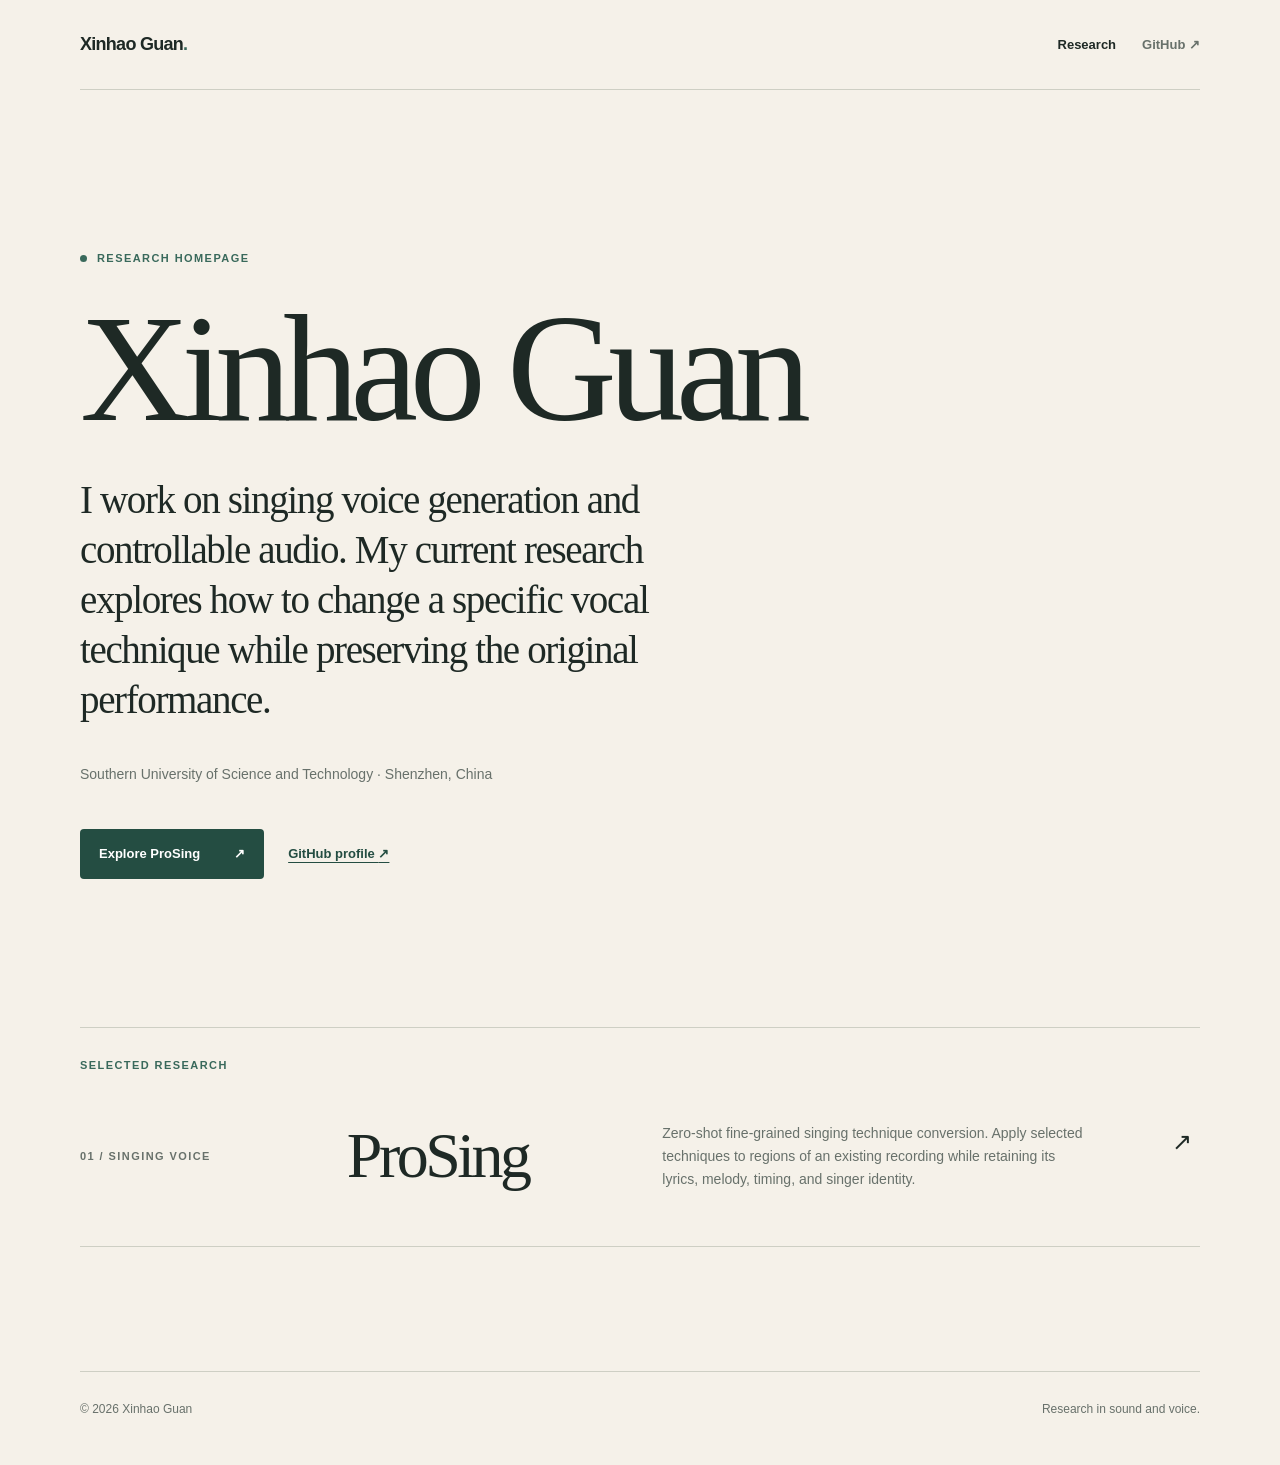
<file: index.html>
<!doctype html>
<html lang="en">
  <head>
    <meta charset="utf-8">
    <meta name="viewport" content="width=device-width, initial-scale=1">
    <meta name="description" content="Xinhao Guan's research website. Research in singing voice synthesis and audio generation.">
    <meta name="theme-color" content="#f5f1e9">
    <title>Xinhao Guan · Research</title>
    <link rel="canonical" href="https://howardguan24.github.io/">
    <link rel="stylesheet" href="/assets/site.css">
  </head>
  <body>
    <header class="site-header wrap">
      <a class="wordmark" href="/" aria-label="Xinhao Guan, home">Xinhao Guan<span class="wordmark-dot">.</span></a>
      <nav aria-label="Main navigation">
        <a href="/#research" aria-current="page">Research</a>
        <a href="https://github.com/HowardGuan24">GitHub <span aria-hidden="true">↗</span></a>
      </nav>
    </header>

    <main>
      <section class="home-hero wrap" aria-labelledby="home-title">
        <div class="eyebrow"><span class="status-dot"></span> Research homepage</div>
        <h1 id="home-title">Xinhao Guan</h1>
        <p class="home-lead">I work on singing voice generation and controllable audio. My current research explores how to change a specific vocal technique while preserving the original performance.</p>
        <p class="affiliation">Southern University of Science and Technology · Shenzhen, China</p>
        <div class="hero-actions">
          <a class="button button-primary" href="/prosing-demo/">Explore ProSing <span aria-hidden="true">↗</span></a>
          <a class="text-link" href="https://github.com/HowardGuan24">GitHub profile <span aria-hidden="true">↗</span></a>
        </div>
      </section>

      <section class="home-research wrap" id="research" aria-labelledby="research-title">
        <div class="section-label">Selected research</div>
        <a class="research-card" href="/prosing-demo/">
          <span class="research-index">01 / Singing voice</span>
          <span class="research-title" id="research-title">ProSing</span>
          <span class="research-description">Zero-shot fine-grained singing technique conversion. Apply selected techniques to regions of an existing recording while retaining its lyrics, melody, timing, and singer identity.</span>
          <span class="research-arrow" aria-hidden="true">↗</span>
        </a>
      </section>
    </main>

    <footer class="site-footer wrap">
      <span>© <span id="year">2026</span> Xinhao Guan</span>
      <span>Research in sound and voice.</span>
    </footer>
    <script>document.getElementById('year').textContent = new Date().getFullYear();</script>
  </body>
</html>
</file>
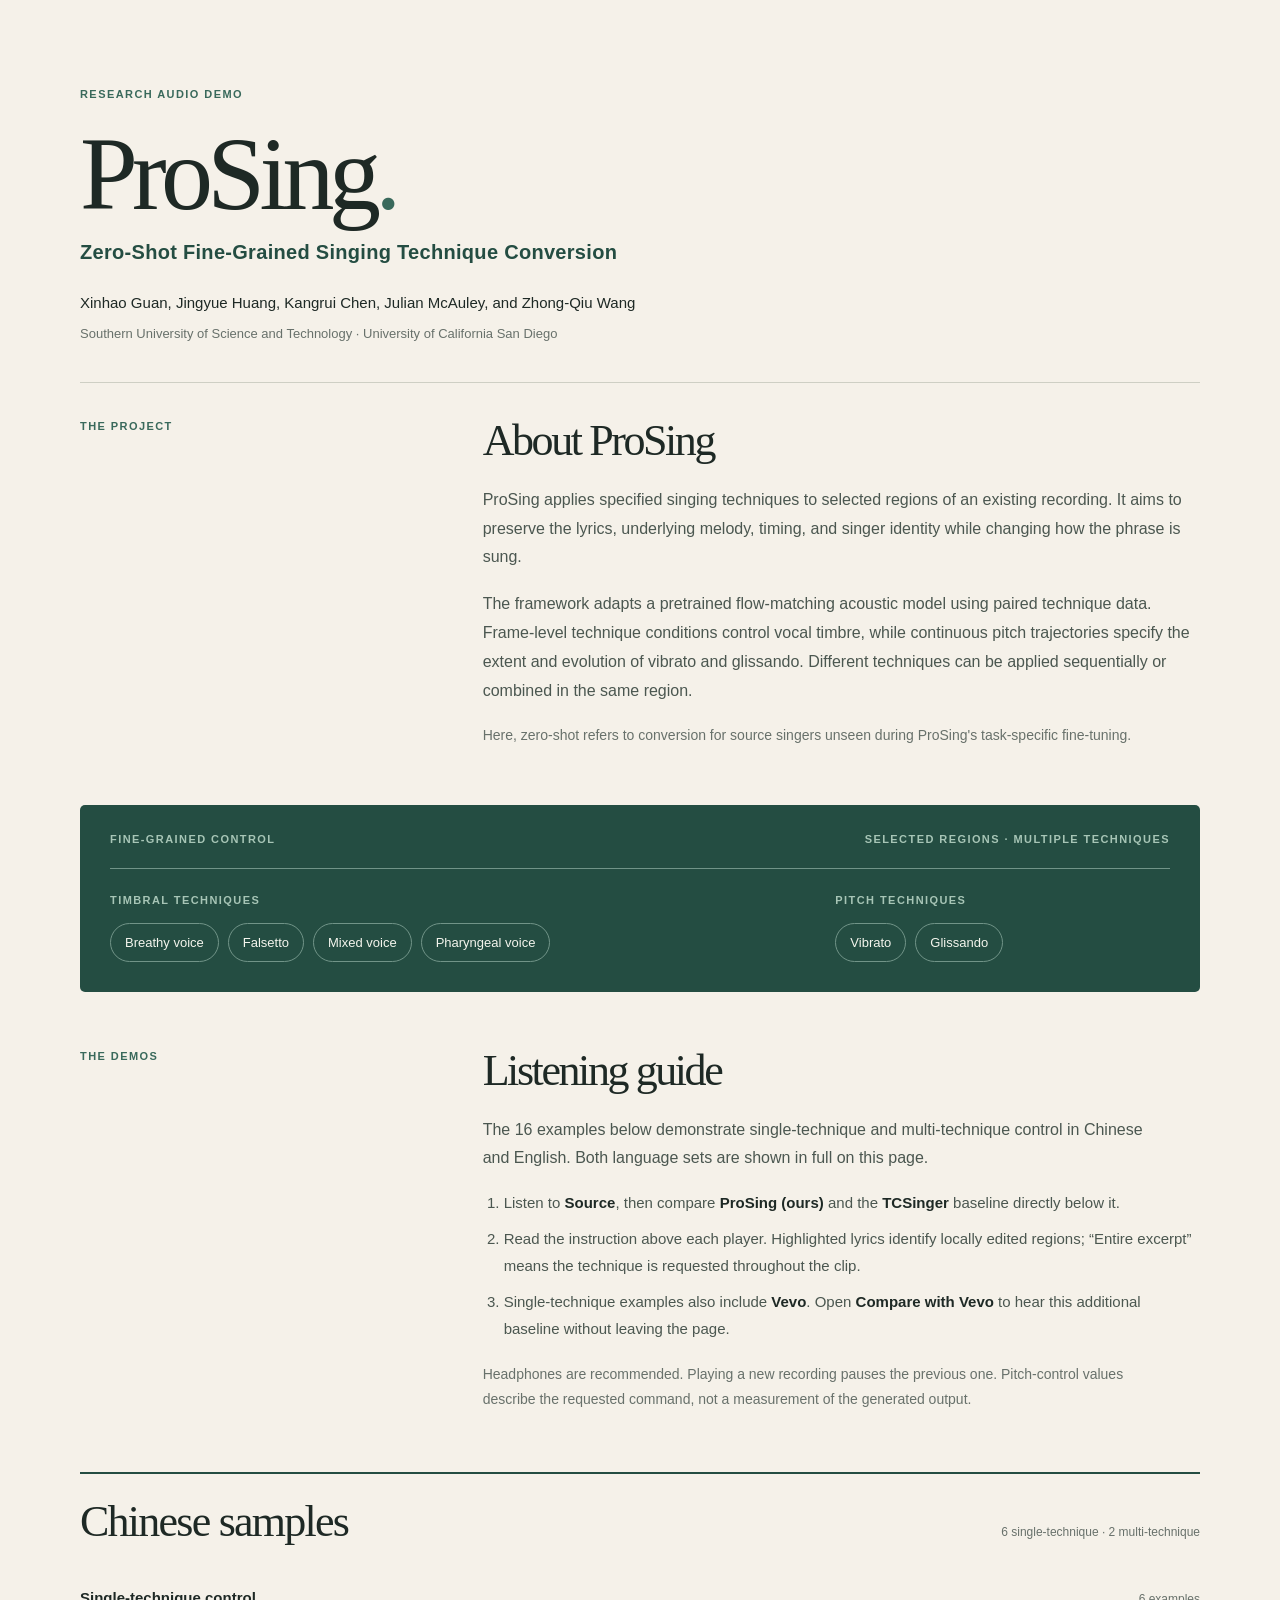
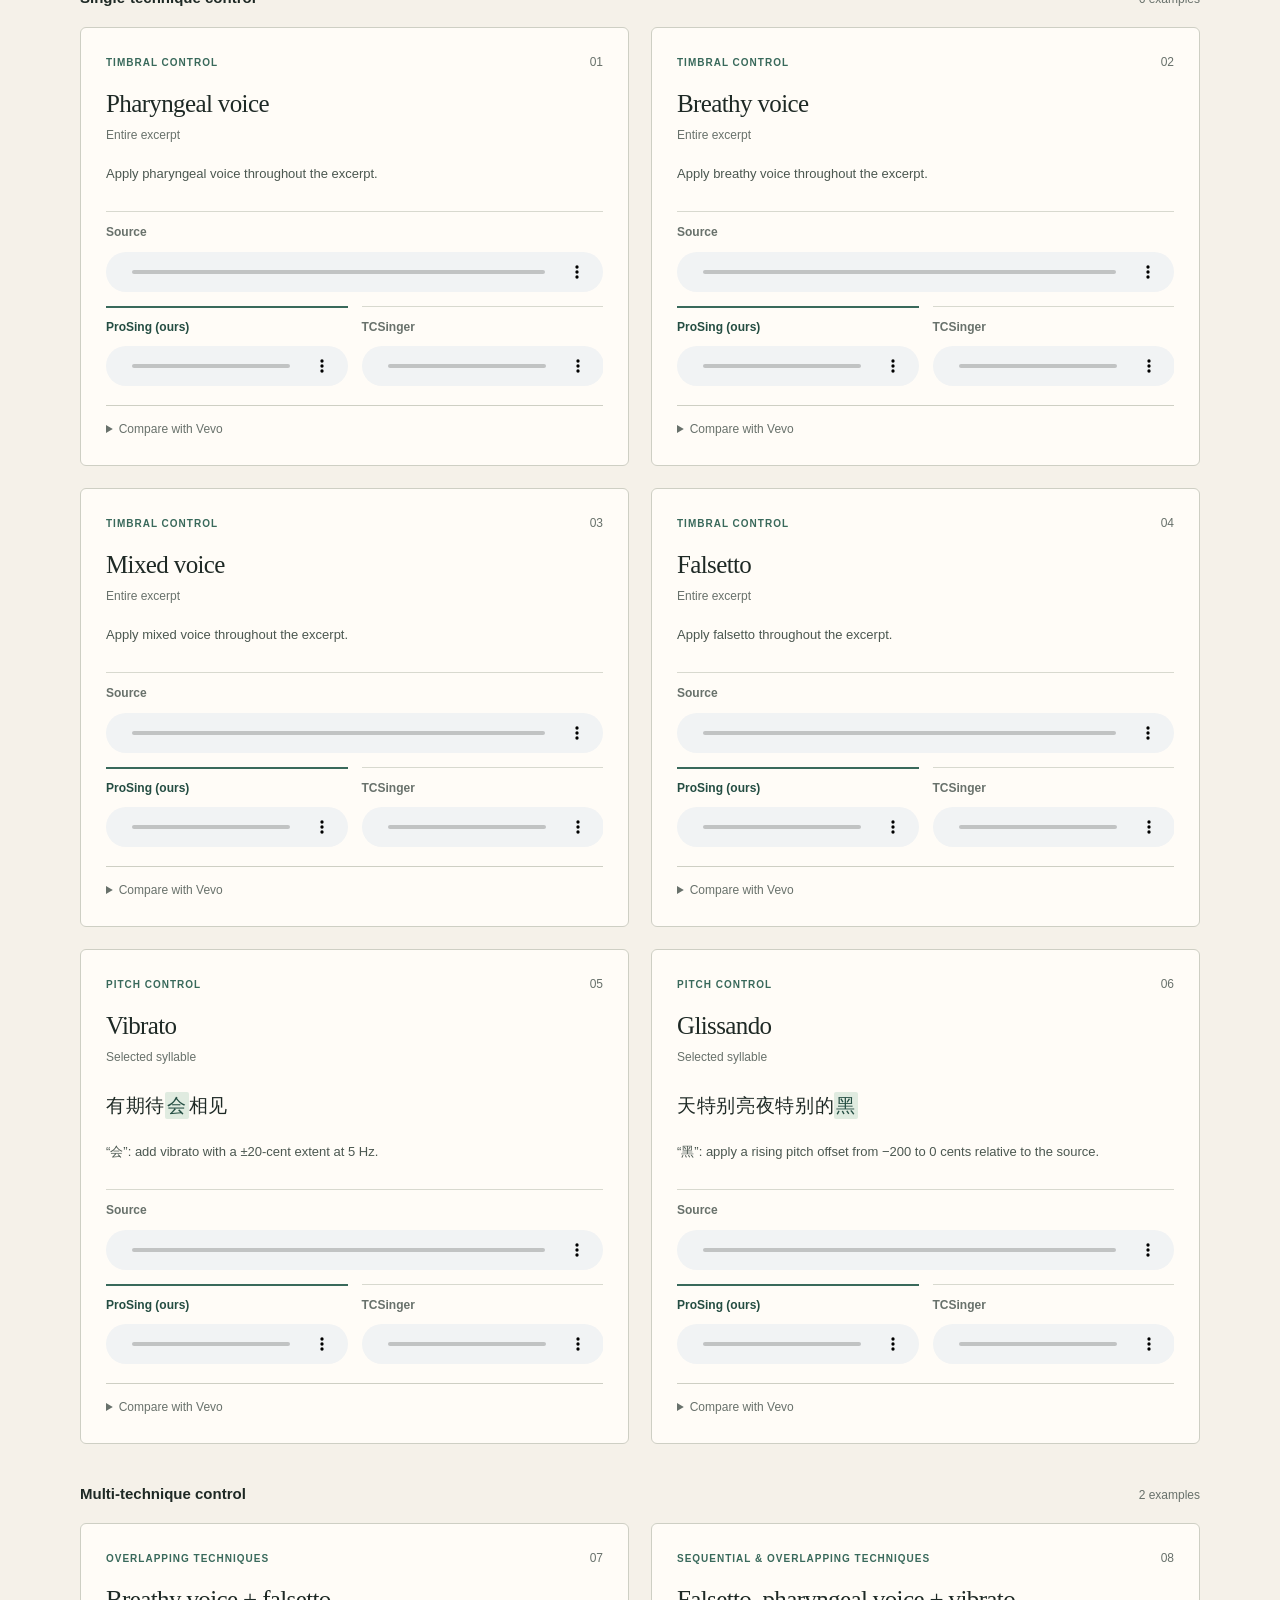
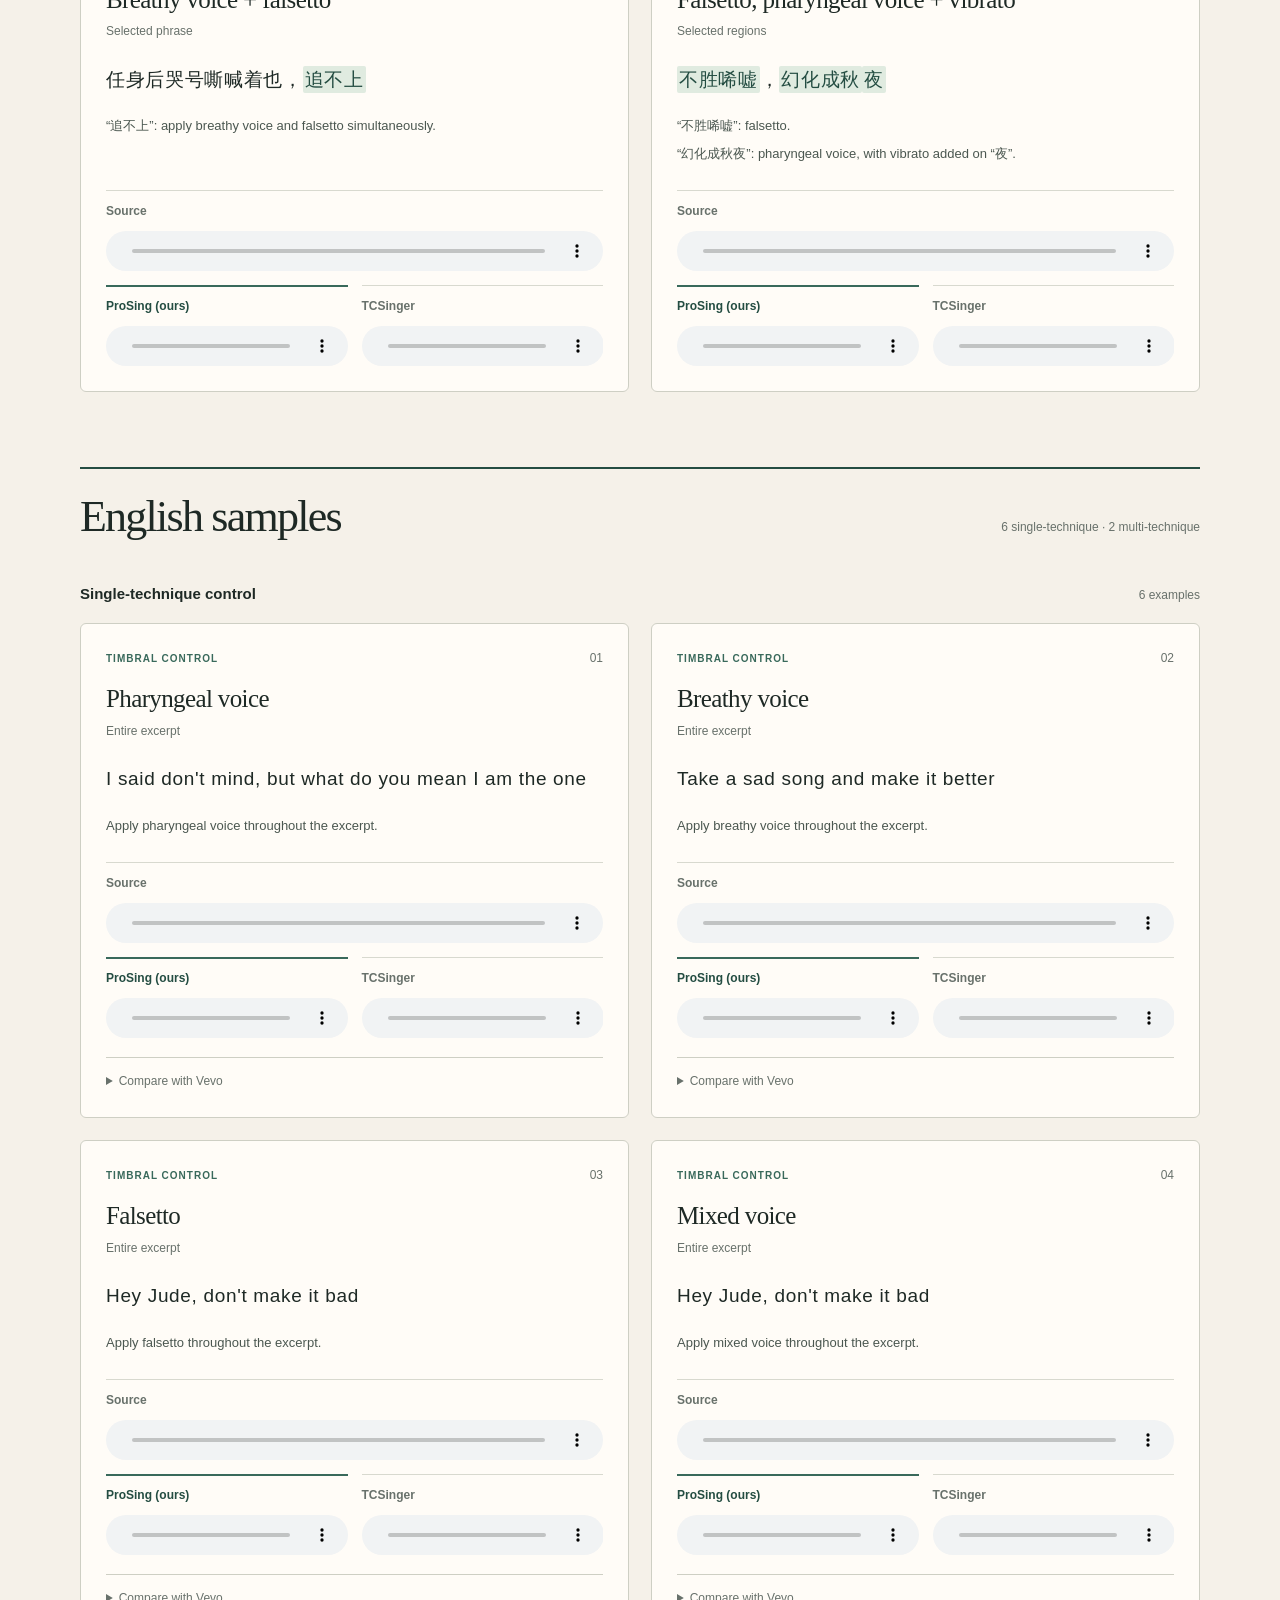
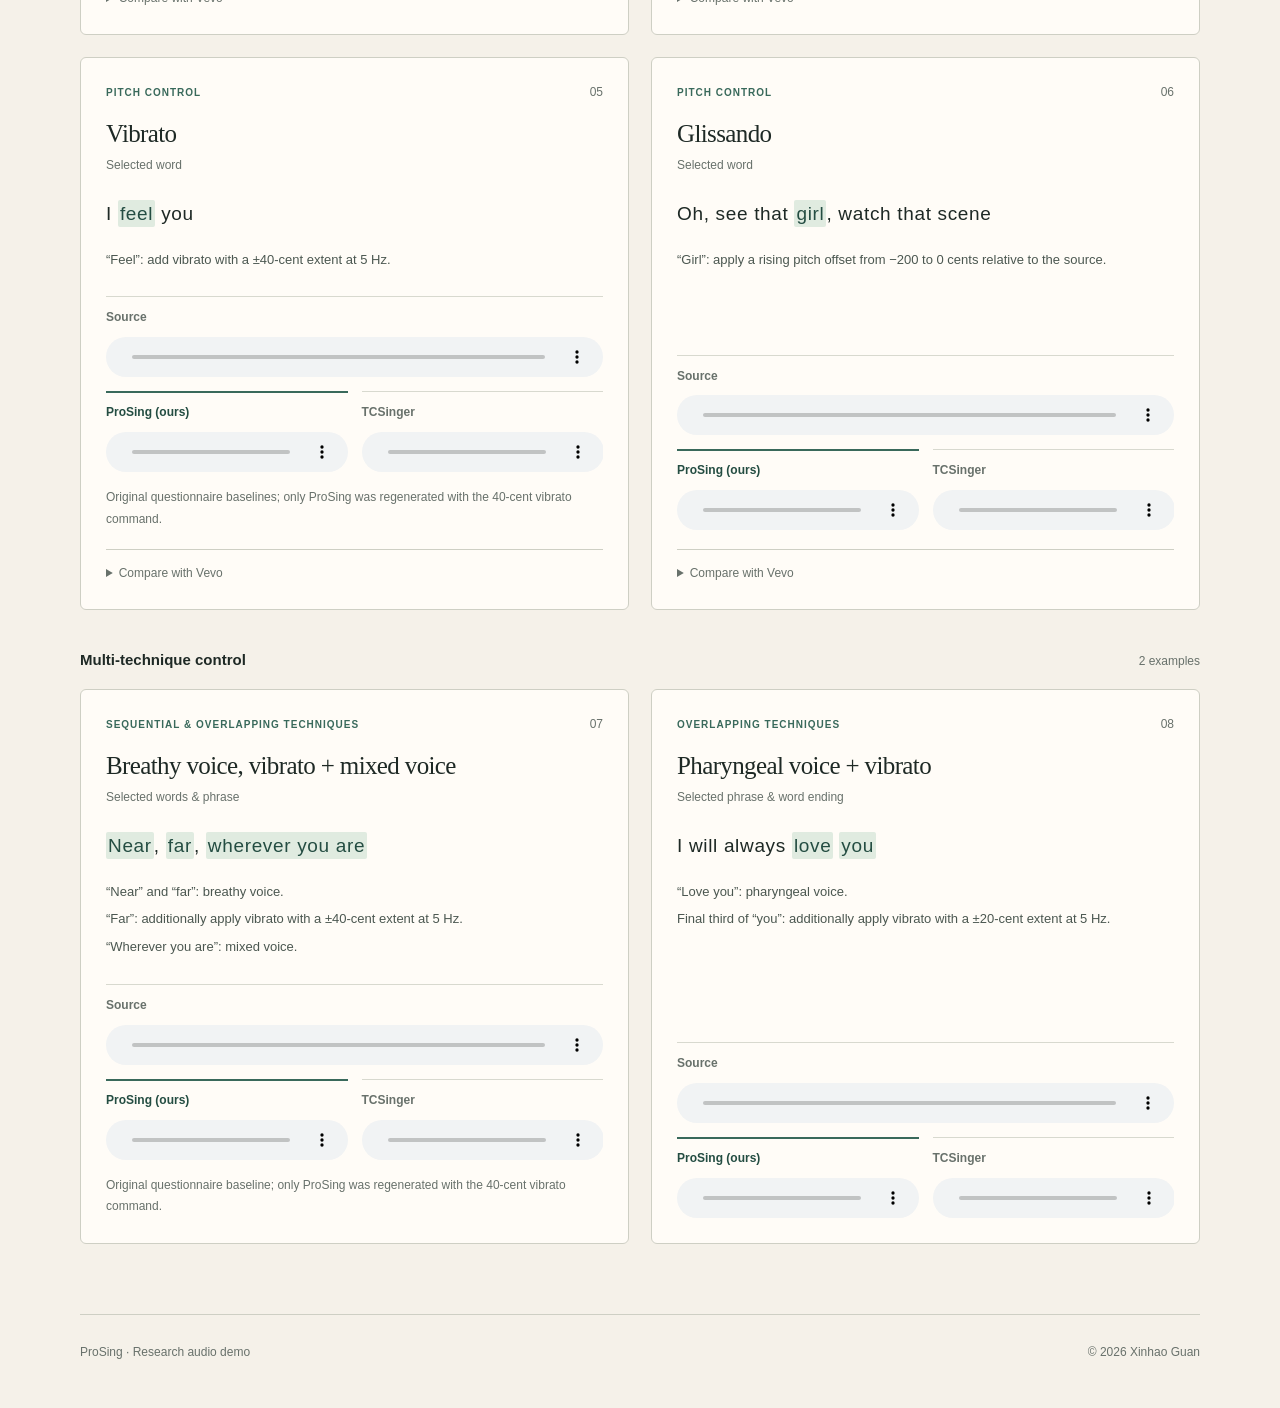
<file: prosing-demo/index.html>
<!doctype html>
<html lang="en">
  <head>
    <meta charset="utf-8">
    <meta name="viewport" content="width=device-width, initial-scale=1">
    <meta name="description" content="ProSing: zero-shot fine-grained singing technique conversion. Project overview and audio demos.">
    <meta name="theme-color" content="#f5f1e9">
    <meta property="og:type" content="website">
    <meta property="og:title" content="ProSing · Singing Technique Conversion">
    <meta property="og:description" content="Localized, multi-technique control for an existing singing performance.">
    <meta property="og:url" content="https://howardguan24.github.io/prosing-demo/">
    <title>ProSing · Singing Technique Conversion</title>
    <link rel="canonical" href="https://howardguan24.github.io/prosing-demo/">
    <link rel="stylesheet" href="../assets/site.css">
    <link rel="stylesheet" href="demos.css">
  </head>
  <body>
    <main>
      <header class="project-hero wrap" aria-labelledby="project-title">
        <div class="eyebrow">Research audio demo</div>
        <h1 id="project-title">ProSing<span class="wordmark-dot">.</span></h1>
        <p class="project-subtitle">Zero-Shot Fine-Grained Singing Technique Conversion</p>
        <p class="project-authors">Xinhao Guan, Jingyue Huang, Kangrui Chen, Julian McAuley, and Zhong-Qiu Wang</p>
        <p class="project-affiliation">Southern University of Science and Technology · University of California San Diego</p>
      </header>

      <section class="content-section project-summary wrap" id="overview" aria-labelledby="overview-title">
        <div class="section-label">The project</div>
        <div class="section-content">
          <h2 id="overview-title">About ProSing</h2>
          <p>ProSing applies specified singing techniques to selected regions of an existing recording. It aims to preserve the lyrics, underlying melody, timing, and singer identity while changing how the phrase is sung.</p>
          <p>The framework adapts a pretrained flow-matching acoustic model using paired technique data. Frame-level technique conditions control vocal timbre, while continuous pitch trajectories specify the extent and evolution of vibrato and glissando. Different techniques can be applied sequentially or combined in the same region.</p>
          <p class="listening-note">Here, zero-shot refers to conversion for source singers unseen during ProSing's task-specific fine-tuning.</p>
        </div>
      </section>

      <section class="technique-panel wrap" aria-label="Supported singing techniques">
        <div class="panel-heading">
          <span class="section-label">Fine-grained control</span>
          <span class="panel-note">Selected regions · Multiple techniques</span>
        </div>
        <div class="technique-grid">
          <div class="technique-group">
            <span class="group-title">Timbral techniques</span>
            <div class="pills"><span>Breathy voice</span><span>Falsetto</span><span>Mixed voice</span><span>Pharyngeal voice</span></div>
          </div>
          <div class="technique-group">
            <span class="group-title">Pitch techniques</span>
            <div class="pills"><span>Vibrato</span><span>Glissando</span></div>
          </div>
        </div>
      </section>

      <section class="content-section demos-section wrap" id="demos" aria-labelledby="demos-title">
        <!-- DEMOS:START -->
<div class="demos-intro">
  <div class="section-label">The demos</div>
  <div><h2 id="demos-title">Listening guide</h2>
    <p>The 16 examples below demonstrate single-technique and multi-technique control in Chinese and English. Both language sets are shown in full on this page.</p>
    <ol class="listening-steps">
      <li>Listen to <strong>Source</strong>, then compare <strong>ProSing (ours)</strong> and the <strong>TCSinger</strong> baseline directly below it.</li>
      <li>Read the instruction above each player. Highlighted lyrics identify locally edited regions; “Entire excerpt” means the technique is requested throughout the clip.</li>
      <li>Single-technique examples also include <strong>Vevo</strong>. Open <strong>Compare with Vevo</strong> to hear this additional baseline without leaving the page.</li>
    </ol>
    <p class="listening-note">Headphones are recommended. Playing a new recording pauses the previous one. Pitch-control values describe the requested command, not a measurement of the generated output.</p>
  </div>
</div>
<section class="language-demos" id="chinese-demos" aria-labelledby="chinese-title">
  <div class="language-heading"><h3 id="chinese-title">Chinese samples</h3><span class="language-count">6 single-technique · 2 multi-technique</span></div>
  <section class="technique-demos" aria-labelledby="chinese-single-title">
  <div class="demo-group-heading"><h4 id="chinese-single-title">Single-technique control</h4><span>6 examples</span></div>
  <div class="demo-grid"><article class="demo-card" id="pharyngeal_06">
  <div class="demo-card-top"><span class="sample-family">Timbral control</span><span class="sample-number">01</span></div>
  <h5>Pharyngeal voice</h5>
  <span class="sample-scope">Entire excerpt</span>

  <ul class="sample-instructions"><li>Apply pharyngeal voice throughout the excerpt.</li></ul>
  <div class="audio-pair main-comparison"><div class="audio-player"><span class="audio-label">Source</span><audio controls preload="none" aria-label="pharyngeal_06: Source"><source src="audio/zh/pharyngeal_06/source.wav" type="audio/wav">Your browser does not support audio playback.</audio></div><div class="audio-player audio-player-primary"><span class="audio-label">ProSing (ours)</span><audio controls preload="none" aria-label="pharyngeal_06: ProSing (ours)"><source src="audio/zh/pharyngeal_06/prosing.wav" type="audio/wav">Your browser does not support audio playback.</audio></div><div class="audio-player"><span class="audio-label">TCSinger</span><audio controls preload="none" aria-label="pharyngeal_06: TCSinger"><source src="audio/zh/pharyngeal_06/tcsinger.wav" type="audio/wav">Your browser does not support audio playback.</audio></div></div>

<details class="baseline-comparisons"><summary>Compare with Vevo</summary><div class="audio-pair"><div class="audio-player"><span class="audio-label">Vevo</span><audio controls preload="none" aria-label="pharyngeal_06: Vevo"><source src="audio/zh/pharyngeal_06/vevo.wav" type="audio/wav">Your browser does not support audio playback.</audio></div></div></details>
</article>
<article class="demo-card" id="breathy_03">
  <div class="demo-card-top"><span class="sample-family">Timbral control</span><span class="sample-number">02</span></div>
  <h5>Breathy voice</h5>
  <span class="sample-scope">Entire excerpt</span>

  <ul class="sample-instructions"><li>Apply breathy voice throughout the excerpt.</li></ul>
  <div class="audio-pair main-comparison"><div class="audio-player"><span class="audio-label">Source</span><audio controls preload="none" aria-label="breathy_03: Source"><source src="audio/zh/breathy_03/source.wav" type="audio/wav">Your browser does not support audio playback.</audio></div><div class="audio-player audio-player-primary"><span class="audio-label">ProSing (ours)</span><audio controls preload="none" aria-label="breathy_03: ProSing (ours)"><source src="audio/zh/breathy_03/prosing.wav" type="audio/wav">Your browser does not support audio playback.</audio></div><div class="audio-player"><span class="audio-label">TCSinger</span><audio controls preload="none" aria-label="breathy_03: TCSinger"><source src="audio/zh/breathy_03/tcsinger.wav" type="audio/wav">Your browser does not support audio playback.</audio></div></div>

<details class="baseline-comparisons"><summary>Compare with Vevo</summary><div class="audio-pair"><div class="audio-player"><span class="audio-label">Vevo</span><audio controls preload="none" aria-label="breathy_03: Vevo"><source src="audio/zh/breathy_03/vevo.wav" type="audio/wav">Your browser does not support audio playback.</audio></div></div></details>
</article>
<article class="demo-card" id="mix_05">
  <div class="demo-card-top"><span class="sample-family">Timbral control</span><span class="sample-number">03</span></div>
  <h5>Mixed voice</h5>
  <span class="sample-scope">Entire excerpt</span>

  <ul class="sample-instructions"><li>Apply mixed voice throughout the excerpt.</li></ul>
  <div class="audio-pair main-comparison"><div class="audio-player"><span class="audio-label">Source</span><audio controls preload="none" aria-label="mix_05: Source"><source src="audio/zh/mix_05/source.wav" type="audio/wav">Your browser does not support audio playback.</audio></div><div class="audio-player audio-player-primary"><span class="audio-label">ProSing (ours)</span><audio controls preload="none" aria-label="mix_05: ProSing (ours)"><source src="audio/zh/mix_05/prosing.wav" type="audio/wav">Your browser does not support audio playback.</audio></div><div class="audio-player"><span class="audio-label">TCSinger</span><audio controls preload="none" aria-label="mix_05: TCSinger"><source src="audio/zh/mix_05/tcsinger.wav" type="audio/wav">Your browser does not support audio playback.</audio></div></div>

<details class="baseline-comparisons"><summary>Compare with Vevo</summary><div class="audio-pair"><div class="audio-player"><span class="audio-label">Vevo</span><audio controls preload="none" aria-label="mix_05: Vevo"><source src="audio/zh/mix_05/vevo.wav" type="audio/wav">Your browser does not support audio playback.</audio></div></div></details>
</article>
<article class="demo-card" id="falsetto_01">
  <div class="demo-card-top"><span class="sample-family">Timbral control</span><span class="sample-number">04</span></div>
  <h5>Falsetto</h5>
  <span class="sample-scope">Entire excerpt</span>

  <ul class="sample-instructions"><li>Apply falsetto throughout the excerpt.</li></ul>
  <div class="audio-pair main-comparison"><div class="audio-player"><span class="audio-label">Source</span><audio controls preload="none" aria-label="falsetto_01: Source"><source src="audio/zh/falsetto_01/source.wav" type="audio/wav">Your browser does not support audio playback.</audio></div><div class="audio-player audio-player-primary"><span class="audio-label">ProSing (ours)</span><audio controls preload="none" aria-label="falsetto_01: ProSing (ours)"><source src="audio/zh/falsetto_01/prosing.wav" type="audio/wav">Your browser does not support audio playback.</audio></div><div class="audio-player"><span class="audio-label">TCSinger</span><audio controls preload="none" aria-label="falsetto_01: TCSinger"><source src="audio/zh/falsetto_01/tcsinger.wav" type="audio/wav">Your browser does not support audio playback.</audio></div></div>

<details class="baseline-comparisons"><summary>Compare with Vevo</summary><div class="audio-pair"><div class="audio-player"><span class="audio-label">Vevo</span><audio controls preload="none" aria-label="falsetto_01: Vevo"><source src="audio/zh/falsetto_01/vevo.wav" type="audio/wav">Your browser does not support audio playback.</audio></div></div></details>
</article>
<article class="demo-card" id="vibrato_04">
  <div class="demo-card-top"><span class="sample-family">Pitch control</span><span class="sample-number">05</span></div>
  <h5>Vibrato</h5>
  <span class="sample-scope">Selected syllable</span>
<p class="sample-lyrics" lang="zh">有期待<mark title="vibrato">会</mark>相见</p>
  <ul class="sample-instructions"><li>“会”: add vibrato with a ±20-cent extent at 5 Hz.</li></ul>
  <div class="audio-pair main-comparison"><div class="audio-player"><span class="audio-label">Source</span><audio controls preload="none" aria-label="vibrato_04: Source"><source src="audio/zh/vibrato_04/source.wav" type="audio/wav">Your browser does not support audio playback.</audio></div><div class="audio-player audio-player-primary"><span class="audio-label">ProSing (ours)</span><audio controls preload="none" aria-label="vibrato_04: ProSing (ours)"><source src="audio/zh/vibrato_04/prosing.wav" type="audio/wav">Your browser does not support audio playback.</audio></div><div class="audio-player"><span class="audio-label">TCSinger</span><audio controls preload="none" aria-label="vibrato_04: TCSinger"><source src="audio/zh/vibrato_04/tcsinger.wav" type="audio/wav">Your browser does not support audio playback.</audio></div></div>

<details class="baseline-comparisons"><summary>Compare with Vevo</summary><div class="audio-pair"><div class="audio-player"><span class="audio-label">Vevo</span><audio controls preload="none" aria-label="vibrato_04: Vevo"><source src="audio/zh/vibrato_04/vevo.wav" type="audio/wav">Your browser does not support audio playback.</audio></div></div></details>
</article>
<article class="demo-card" id="gliss_03_hei">
  <div class="demo-card-top"><span class="sample-family">Pitch control</span><span class="sample-number">06</span></div>
  <h5>Glissando</h5>
  <span class="sample-scope">Selected syllable</span>
<p class="sample-lyrics" lang="zh">天特别亮夜特别的<mark title="glissando">黑</mark></p>
  <ul class="sample-instructions"><li>“黑”: apply a rising pitch offset from −200 to 0 cents relative to the source.</li></ul>
  <div class="audio-pair main-comparison"><div class="audio-player"><span class="audio-label">Source</span><audio controls preload="none" aria-label="gliss_03_hei: Source"><source src="audio/zh/gliss_03_hei/source.wav" type="audio/wav">Your browser does not support audio playback.</audio></div><div class="audio-player audio-player-primary"><span class="audio-label">ProSing (ours)</span><audio controls preload="none" aria-label="gliss_03_hei: ProSing (ours)"><source src="audio/zh/gliss_03_hei/prosing.wav" type="audio/wav">Your browser does not support audio playback.</audio></div><div class="audio-player"><span class="audio-label">TCSinger</span><audio controls preload="none" aria-label="gliss_03_hei: TCSinger"><source src="audio/zh/gliss_03_hei/tcsinger.wav" type="audio/wav">Your browser does not support audio playback.</audio></div></div>

<details class="baseline-comparisons"><summary>Compare with Vevo</summary><div class="audio-pair"><div class="audio-player"><span class="audio-label">Vevo</span><audio controls preload="none" aria-label="gliss_03_hei: Vevo"><source src="audio/zh/gliss_03_hei/vevo.wav" type="audio/wav">Your browser does not support audio playback.</audio></div></div></details>
</article></div>
</section><section class="technique-demos" aria-labelledby="chinese-composite-title">
  <div class="demo-group-heading"><h4 id="chinese-composite-title">Multi-technique control</h4><span>2 examples</span></div>
  <div class="demo-grid"><article class="demo-card" id="combo_02_gumeng">
  <div class="demo-card-top"><span class="sample-family">Overlapping techniques</span><span class="sample-number">07</span></div>
  <h5>Breathy voice + falsetto</h5>
  <span class="sample-scope">Selected phrase</span>
<p class="sample-lyrics" lang="zh">任身后哭号嘶喊着也，<mark title="breathy voice + falsetto">追不上</mark></p>
  <ul class="sample-instructions"><li>“追不上”: apply breathy voice and falsetto simultaneously.</li></ul>
  <div class="audio-pair main-comparison"><div class="audio-player"><span class="audio-label">Source</span><audio controls preload="none" aria-label="combo_02_gumeng: Source"><source src="audio/zh/combo_02_gumeng/source.wav" type="audio/wav">Your browser does not support audio playback.</audio></div><div class="audio-player audio-player-primary"><span class="audio-label">ProSing (ours)</span><audio controls preload="none" aria-label="combo_02_gumeng: ProSing (ours)"><source src="audio/zh/combo_02_gumeng/prosing.wav" type="audio/wav">Your browser does not support audio playback.</audio></div><div class="audio-player"><span class="audio-label">TCSinger</span><audio controls preload="none" aria-label="combo_02_gumeng: TCSinger"><source src="audio/zh/combo_02_gumeng/tcsinger.wav" type="audio/wav">Your browser does not support audio playback.</audio></div></div>


</article>
<article class="demo-card" id="combo_08_luoyeguigen">
  <div class="demo-card-top"><span class="sample-family">Sequential &amp; overlapping techniques</span><span class="sample-number">08</span></div>
  <h5>Falsetto, pharyngeal voice + vibrato</h5>
  <span class="sample-scope">Selected regions</span>
<p class="sample-lyrics" lang="zh"><mark title="falsetto">不胜唏嘘</mark>，<mark title="pharyngeal voice">幻化成秋</mark><mark title="pharyngeal voice + vibrato">夜</mark></p>
  <ul class="sample-instructions"><li>“不胜唏嘘”: falsetto.</li><li>“幻化成秋夜”: pharyngeal voice, with vibrato added on “夜”.</li></ul>
  <div class="audio-pair main-comparison"><div class="audio-player"><span class="audio-label">Source</span><audio controls preload="none" aria-label="combo_08_luoyeguigen: Source"><source src="audio/zh/combo_08_luoyeguigen/source.wav" type="audio/wav">Your browser does not support audio playback.</audio></div><div class="audio-player audio-player-primary"><span class="audio-label">ProSing (ours)</span><audio controls preload="none" aria-label="combo_08_luoyeguigen: ProSing (ours)"><source src="audio/zh/combo_08_luoyeguigen/prosing.wav" type="audio/wav">Your browser does not support audio playback.</audio></div><div class="audio-player"><span class="audio-label">TCSinger</span><audio controls preload="none" aria-label="combo_08_luoyeguigen: TCSinger"><source src="audio/zh/combo_08_luoyeguigen/tcsinger.wav" type="audio/wav">Your browser does not support audio playback.</audio></div></div>


</article></div>
</section>
</section>
<section class="language-demos" id="english-demos" aria-labelledby="english-title">
  <div class="language-heading"><h3 id="english-title">English samples</h3><span class="language-count">6 single-technique · 2 multi-technique</span></div>
  <section class="technique-demos" aria-labelledby="english-single-title">
  <div class="demo-group-heading"><h4 id="english-single-title">Single-technique control</h4><span>6 examples</span></div>
  <div class="demo-grid"><article class="demo-card" id="en_pharyngeal_01">
  <div class="demo-card-top"><span class="sample-family">Timbral control</span><span class="sample-number">01</span></div>
  <h5>Pharyngeal voice</h5>
  <span class="sample-scope">Entire excerpt</span>
<p class="sample-lyrics" lang="en">I said don&#x27;t mind, but what do you mean I am the one</p>
  <ul class="sample-instructions"><li>Apply pharyngeal voice throughout the excerpt.</li></ul>
  <div class="audio-pair main-comparison"><div class="audio-player"><span class="audio-label">Source</span><audio controls preload="none" aria-label="en_pharyngeal_01: Source"><source src="audio/en/en_pharyngeal_01/source.wav" type="audio/wav">Your browser does not support audio playback.</audio></div><div class="audio-player audio-player-primary"><span class="audio-label">ProSing (ours)</span><audio controls preload="none" aria-label="en_pharyngeal_01: ProSing (ours)"><source src="audio/en/en_pharyngeal_01/prosing.wav" type="audio/wav">Your browser does not support audio playback.</audio></div><div class="audio-player"><span class="audio-label">TCSinger</span><audio controls preload="none" aria-label="en_pharyngeal_01: TCSinger"><source src="audio/en/en_pharyngeal_01/tcsinger.wav" type="audio/wav">Your browser does not support audio playback.</audio></div></div>

<details class="baseline-comparisons"><summary>Compare with Vevo</summary><div class="audio-pair"><div class="audio-player"><span class="audio-label">Vevo</span><audio controls preload="none" aria-label="en_pharyngeal_01: Vevo"><source src="audio/en/en_pharyngeal_01/vevo.wav" type="audio/wav">Your browser does not support audio playback.</audio></div></div></details>
</article>
<article class="demo-card" id="en_breathy_01">
  <div class="demo-card-top"><span class="sample-family">Timbral control</span><span class="sample-number">02</span></div>
  <h5>Breathy voice</h5>
  <span class="sample-scope">Entire excerpt</span>
<p class="sample-lyrics" lang="en">Take a sad song and make it better</p>
  <ul class="sample-instructions"><li>Apply breathy voice throughout the excerpt.</li></ul>
  <div class="audio-pair main-comparison"><div class="audio-player"><span class="audio-label">Source</span><audio controls preload="none" aria-label="en_breathy_01: Source"><source src="audio/en/en_breathy_01/source.wav" type="audio/wav">Your browser does not support audio playback.</audio></div><div class="audio-player audio-player-primary"><span class="audio-label">ProSing (ours)</span><audio controls preload="none" aria-label="en_breathy_01: ProSing (ours)"><source src="audio/en/en_breathy_01/prosing.wav" type="audio/wav">Your browser does not support audio playback.</audio></div><div class="audio-player"><span class="audio-label">TCSinger</span><audio controls preload="none" aria-label="en_breathy_01: TCSinger"><source src="audio/en/en_breathy_01/tcsinger.wav" type="audio/wav">Your browser does not support audio playback.</audio></div></div>

<details class="baseline-comparisons"><summary>Compare with Vevo</summary><div class="audio-pair"><div class="audio-player"><span class="audio-label">Vevo</span><audio controls preload="none" aria-label="en_breathy_01: Vevo"><source src="audio/en/en_breathy_01/vevo.wav" type="audio/wav">Your browser does not support audio playback.</audio></div></div></details>
</article>
<article class="demo-card" id="en_falsetto_03">
  <div class="demo-card-top"><span class="sample-family">Timbral control</span><span class="sample-number">03</span></div>
  <h5>Falsetto</h5>
  <span class="sample-scope">Entire excerpt</span>
<p class="sample-lyrics" lang="en">Hey Jude, don&#x27;t make it bad</p>
  <ul class="sample-instructions"><li>Apply falsetto throughout the excerpt.</li></ul>
  <div class="audio-pair main-comparison"><div class="audio-player"><span class="audio-label">Source</span><audio controls preload="none" aria-label="en_falsetto_03: Source"><source src="audio/en/en_falsetto_03/source.wav" type="audio/wav">Your browser does not support audio playback.</audio></div><div class="audio-player audio-player-primary"><span class="audio-label">ProSing (ours)</span><audio controls preload="none" aria-label="en_falsetto_03: ProSing (ours)"><source src="audio/en/en_falsetto_03/prosing.wav" type="audio/wav">Your browser does not support audio playback.</audio></div><div class="audio-player"><span class="audio-label">TCSinger</span><audio controls preload="none" aria-label="en_falsetto_03: TCSinger"><source src="audio/en/en_falsetto_03/tcsinger.wav" type="audio/wav">Your browser does not support audio playback.</audio></div></div>

<details class="baseline-comparisons"><summary>Compare with Vevo</summary><div class="audio-pair"><div class="audio-player"><span class="audio-label">Vevo</span><audio controls preload="none" aria-label="en_falsetto_03: Vevo"><source src="audio/en/en_falsetto_03/vevo.wav" type="audio/wav">Your browser does not support audio playback.</audio></div></div></details>
</article>
<article class="demo-card" id="en_mix_02">
  <div class="demo-card-top"><span class="sample-family">Timbral control</span><span class="sample-number">04</span></div>
  <h5>Mixed voice</h5>
  <span class="sample-scope">Entire excerpt</span>
<p class="sample-lyrics" lang="en">Hey Jude, don&#x27;t make it bad</p>
  <ul class="sample-instructions"><li>Apply mixed voice throughout the excerpt.</li></ul>
  <div class="audio-pair main-comparison"><div class="audio-player"><span class="audio-label">Source</span><audio controls preload="none" aria-label="en_mix_02: Source"><source src="audio/en/en_mix_02/source.wav" type="audio/wav">Your browser does not support audio playback.</audio></div><div class="audio-player audio-player-primary"><span class="audio-label">ProSing (ours)</span><audio controls preload="none" aria-label="en_mix_02: ProSing (ours)"><source src="audio/en/en_mix_02/prosing.wav" type="audio/wav">Your browser does not support audio playback.</audio></div><div class="audio-player"><span class="audio-label">TCSinger</span><audio controls preload="none" aria-label="en_mix_02: TCSinger"><source src="audio/en/en_mix_02/tcsinger.wav" type="audio/wav">Your browser does not support audio playback.</audio></div></div>

<details class="baseline-comparisons"><summary>Compare with Vevo</summary><div class="audio-pair"><div class="audio-player"><span class="audio-label">Vevo</span><audio controls preload="none" aria-label="en_mix_02: Vevo"><source src="audio/en/en_mix_02/vevo.wav" type="audio/wav">Your browser does not support audio playback.</audio></div></div></details>
</article>
<article class="demo-card" id="en_vibrato_02">
  <div class="demo-card-top"><span class="sample-family">Pitch control</span><span class="sample-number">05</span></div>
  <h5>Vibrato</h5>
  <span class="sample-scope">Selected word</span>
<p class="sample-lyrics" lang="en">I <mark title="vibrato">feel</mark> you</p>
  <ul class="sample-instructions"><li>“Feel”: add vibrato with a ±40-cent extent at 5 Hz.</li></ul>
  <div class="audio-pair main-comparison"><div class="audio-player"><span class="audio-label">Source</span><audio controls preload="none" aria-label="en_vibrato_02: Source"><source src="audio/en/en_vibrato_02/source.wav" type="audio/wav">Your browser does not support audio playback.</audio></div><div class="audio-player audio-player-primary"><span class="audio-label">ProSing (ours)</span><audio controls preload="none" aria-label="en_vibrato_02: ProSing (ours)"><source src="audio/en/en_vibrato_02/prosing.wav" type="audio/wav">Your browser does not support audio playback.</audio></div><div class="audio-player"><span class="audio-label">TCSinger</span><audio controls preload="none" aria-label="en_vibrato_02: TCSinger"><source src="audio/en/en_vibrato_02/tcsinger.wav" type="audio/wav">Your browser does not support audio playback.</audio></div></div>
<p class="listening-note">Original questionnaire baselines; only ProSing was regenerated with the 40-cent vibrato command.</p>
<details class="baseline-comparisons"><summary>Compare with Vevo</summary><div class="audio-pair"><div class="audio-player"><span class="audio-label">Vevo</span><audio controls preload="none" aria-label="en_vibrato_02: Vevo"><source src="audio/en/en_vibrato_02/vevo.wav" type="audio/wav">Your browser does not support audio playback.</audio></div></div></details>
</article>
<article class="demo-card" id="en_glissando_02">
  <div class="demo-card-top"><span class="sample-family">Pitch control</span><span class="sample-number">06</span></div>
  <h5>Glissando</h5>
  <span class="sample-scope">Selected word</span>
<p class="sample-lyrics" lang="en">Oh, see that <mark title="glissando">girl</mark>, watch that scene</p>
  <ul class="sample-instructions"><li>“Girl”: apply a rising pitch offset from −200 to 0 cents relative to the source.</li></ul>
  <div class="audio-pair main-comparison"><div class="audio-player"><span class="audio-label">Source</span><audio controls preload="none" aria-label="en_glissando_02: Source"><source src="audio/en/en_glissando_02/source.wav" type="audio/wav">Your browser does not support audio playback.</audio></div><div class="audio-player audio-player-primary"><span class="audio-label">ProSing (ours)</span><audio controls preload="none" aria-label="en_glissando_02: ProSing (ours)"><source src="audio/en/en_glissando_02/prosing.wav" type="audio/wav">Your browser does not support audio playback.</audio></div><div class="audio-player"><span class="audio-label">TCSinger</span><audio controls preload="none" aria-label="en_glissando_02: TCSinger"><source src="audio/en/en_glissando_02/tcsinger.wav" type="audio/wav">Your browser does not support audio playback.</audio></div></div>

<details class="baseline-comparisons"><summary>Compare with Vevo</summary><div class="audio-pair"><div class="audio-player"><span class="audio-label">Vevo</span><audio controls preload="none" aria-label="en_glissando_02: Vevo"><source src="audio/en/en_glissando_02/vevo.wav" type="audio/wav">Your browser does not support audio playback.</audio></div></div></details>
</article></div>
</section><section class="technique-demos" aria-labelledby="english-composite-title">
  <div class="demo-group-heading"><h4 id="english-composite-title">Multi-technique control</h4><span>2 examples</span></div>
  <div class="demo-grid"><article class="demo-card" id="en_combo_01">
  <div class="demo-card-top"><span class="sample-family">Sequential &amp; overlapping techniques</span><span class="sample-number">07</span></div>
  <h5>Breathy voice, vibrato + mixed voice</h5>
  <span class="sample-scope">Selected words &amp; phrase</span>
<p class="sample-lyrics" lang="en"><mark title="breathy voice">Near</mark>, <mark title="breathy voice + vibrato">far</mark>, <mark title="mixed voice">wherever you are</mark></p>
  <ul class="sample-instructions"><li>“Near” and “far”: breathy voice.</li><li>“Far”: additionally apply vibrato with a ±40-cent extent at 5 Hz.</li><li>“Wherever you are”: mixed voice.</li></ul>
  <div class="audio-pair main-comparison"><div class="audio-player"><span class="audio-label">Source</span><audio controls preload="none" aria-label="en_combo_01: Source"><source src="audio/en/en_combo_01/source.wav" type="audio/wav">Your browser does not support audio playback.</audio></div><div class="audio-player audio-player-primary"><span class="audio-label">ProSing (ours)</span><audio controls preload="none" aria-label="en_combo_01: ProSing (ours)"><source src="audio/en/en_combo_01/prosing.wav" type="audio/wav">Your browser does not support audio playback.</audio></div><div class="audio-player"><span class="audio-label">TCSinger</span><audio controls preload="none" aria-label="en_combo_01: TCSinger"><source src="audio/en/en_combo_01/tcsinger.wav" type="audio/wav">Your browser does not support audio playback.</audio></div></div>
<p class="listening-note">Original questionnaire baseline; only ProSing was regenerated with the 40-cent vibrato command.</p>

</article>
<article class="demo-card" id="en_combo_04">
  <div class="demo-card-top"><span class="sample-family">Overlapping techniques</span><span class="sample-number">08</span></div>
  <h5>Pharyngeal voice + vibrato</h5>
  <span class="sample-scope">Selected phrase &amp; word ending</span>
<p class="sample-lyrics" lang="en">I will always <mark title="pharyngeal voice">love</mark> <mark title="pharyngeal voice; vibrato on the final third">you</mark></p>
  <ul class="sample-instructions"><li>“Love you”: pharyngeal voice.</li><li>Final third of “you”: additionally apply vibrato with a ±20-cent extent at 5 Hz.</li></ul>
  <div class="audio-pair main-comparison"><div class="audio-player"><span class="audio-label">Source</span><audio controls preload="none" aria-label="en_combo_04: Source"><source src="audio/en/en_combo_04/source.wav" type="audio/wav">Your browser does not support audio playback.</audio></div><div class="audio-player audio-player-primary"><span class="audio-label">ProSing (ours)</span><audio controls preload="none" aria-label="en_combo_04: ProSing (ours)"><source src="audio/en/en_combo_04/prosing.wav" type="audio/wav">Your browser does not support audio playback.</audio></div><div class="audio-player"><span class="audio-label">TCSinger</span><audio controls preload="none" aria-label="en_combo_04: TCSinger"><source src="audio/en/en_combo_04/tcsinger.wav" type="audio/wav">Your browser does not support audio playback.</audio></div></div>


</article></div>
</section>
</section>
      <!-- DEMOS:END -->
      </section>
    </main>

    <footer class="site-footer wrap">
      <span>ProSing · Research audio demo</span>
      <span>© <span id="year">2026</span> Xinhao Guan</span>
    </footer>
    <script>document.getElementById('year').textContent = new Date().getFullYear();</script>
    <script src="demos.js"></script>
    <!-- Cloudflare Web Analytics -->
    <script type="module" src="https://static.cloudflareinsights.com/beacon.min.js" data-cf-beacon='{"token":"b8576eddd77d4fb593236687926ec398"}'></script>
    <!-- End Cloudflare Web Analytics -->
  </body>
</html>
</file>
<file: assets/site.css>
:root {
  color-scheme: light;
  --paper: #f5f1e9;
  --paper-deep: #e9e3d6;
  --ink: #1e2925;
  --muted: #68716b;
  --line: #cecfc4;
  --accent: #39695b;
  --accent-deep: #244d42;
}

* { box-sizing: border-box; }
html { scroll-behavior: smooth; }
body { margin: 0; background: var(--paper); color: var(--ink); font: 16px/1.65 -apple-system, BlinkMacSystemFont, "Segoe UI", sans-serif; }
a { color: inherit; }
button, a { -webkit-tap-highlight-color: transparent; }
a:focus-visible { outline: 3px solid var(--accent); outline-offset: 5px; }
.wrap { width: min(1120px, calc(100% - 64px)); margin-inline: auto; }
.site-header { display: flex; align-items: center; justify-content: space-between; min-height: 90px; border-bottom: 1px solid var(--line); gap: 24px; }
.wordmark { font-size: 18px; font-weight: 700; letter-spacing: -.04em; text-decoration: none; white-space: nowrap; }
.wordmark-dot { color: var(--accent); }
.site-header nav { display: flex; flex-wrap: wrap; gap: 26px; }
.site-header nav a { color: var(--muted); font-size: 13px; font-weight: 600; text-decoration: none; }
.site-header nav a:hover, .site-header nav a[aria-current] { color: var(--ink); }
.eyebrow, .section-label, .research-index, .group-title, .panel-note { font-size: 11px; font-weight: 700; letter-spacing: .13em; text-transform: uppercase; }
.eyebrow { display: inline-flex; align-items: center; gap: 10px; color: var(--accent); }
.status-dot { width: 7px; height: 7px; border-radius: 50%; background: var(--accent); }
.home-hero, .project-hero { padding-top: clamp(80px, 12vw, 158px); padding-bottom: clamp(90px, 12vw, 148px); }
h1, h2, h3, p { margin-top: 0; }
h1, h2, .research-title { font-family: Georgia, "Times New Roman", serif; font-weight: 400; letter-spacing: -.055em; }
h1 { font-size: clamp(72px, 12vw, 152px); line-height: .96; margin: 27px 0 32px; }
.home-lead, .project-lead { max-width: 690px; font-family: Georgia, "Times New Roman", serif; font-size: clamp(25px, 3.3vw, 39px); line-height: 1.28; letter-spacing: -.035em; }
.affiliation { color: var(--muted); font-size: 14px; margin-top: 25px; }
.hero-actions { display: flex; flex-wrap: wrap; gap: 24px; align-items: center; margin-top: 42px; }
.button { display: inline-flex; align-items: center; justify-content: space-between; gap: 34px; min-height: 50px; padding: 10px 19px; border-radius: 4px; font-size: 13px; font-weight: 700; text-decoration: none; }
.button-primary { color: #fff; background: var(--accent-deep); }
.button-primary:hover { background: #163b31; }
.text-link { color: var(--accent-deep); font-size: 13px; font-weight: 700; text-decoration-thickness: 1px; text-underline-offset: 4px; }
.home-research { border-top: 1px solid var(--line); padding-top: 28px; padding-bottom: 124px; }
.section-label { color: var(--accent); }
.research-card { display: grid; grid-template-columns: minmax(130px, 1fr) minmax(170px, 1.2fr) minmax(250px, 2fr) 28px; gap: 24px; align-items: center; border-bottom: 1px solid var(--line); padding: 48px 0 55px; text-decoration: none; }
.research-card:hover .research-title, .research-card:hover .research-arrow { color: var(--accent); }
.research-index { color: var(--muted); }
.research-title { font-size: clamp(38px, 5vw, 66px); line-height: 1; }
.research-description { color: var(--muted); font-size: 14px; max-width: 430px; }
.research-arrow { align-self: start; font-size: 24px; }
.project-hero { padding-bottom: 102px; }
.project-hero h1 { margin-bottom: 12px; }
.project-subtitle { color: var(--accent-deep); font-size: clamp(14px, 2vw, 20px); font-weight: 650; letter-spacing: .015em; }
.project-lead { margin-top: 70px; margin-bottom: 0; }
.project-lead em { color: var(--accent); font-style: italic; }
.technique-panel { background: var(--accent-deep); color: #f4f5ed; padding: 34px 40px 42px; border-radius: 5px; }
.panel-heading { display: flex; justify-content: space-between; align-items: baseline; gap: 12px; padding-bottom: 30px; border-bottom: 1px solid #719488; }
.technique-panel .section-label, .panel-note { color: #a7c5b6; }
.technique-grid { display: grid; grid-template-columns: 2fr 1fr; gap: 56px; padding-top: 32px; }
.group-title { display: block; color: #a7c5b6; margin-bottom: 14px; }
.pills { display: flex; flex-wrap: wrap; gap: 9px; }
.pills span { border: 1px solid #719488; border-radius: 999px; padding: 8px 14px; font-size: 13px; }
.content-section { display: grid; grid-template-columns: minmax(160px, 1fr) minmax(0, 2fr); gap: 44px; border-bottom: 1px solid var(--line); padding-top: 100px; padding-bottom: 100px; scroll-margin-top: 30px; }
.content-section h2 { font-size: clamp(34px, 4.8vw, 61px); line-height: 1.1; max-width: 680px; margin-bottom: 30px; }
.content-section p { color: #4b5750; max-width: 670px; font-size: 16px; line-height: 1.8; }
.content-section p + p { margin-top: 18px; }
.content-section .authors { color: var(--ink); font-family: Georgia, "Times New Roman", serif; font-size: clamp(22px, 3vw, 31px); line-height: 1.42; }
.content-section .muted { color: var(--muted); font-size: 14px; }
.demos-section { border-bottom: 0; padding-bottom: 144px; }
.coming-soon { display: flex; gap: 24px; align-items: flex-start; background: var(--paper-deep); border: 1px solid var(--line); border-radius: 5px; padding: 30px; }
.coming-soon-icon { display: grid; place-items: center; flex: 0 0 42px; width: 42px; height: 42px; border-radius: 50%; background: #d7e2d8; color: var(--accent-deep); font-size: 23px; }
.coming-soon h3 { margin: 0 0 5px; font-size: 16px; }
.coming-soon p { margin: 0; font-size: 14px; }
.site-footer { display: flex; justify-content: space-between; gap: 25px; padding-top: 28px; padding-bottom: 45px; border-top: 1px solid var(--line); color: var(--muted); font-size: 12px; }
.site-footer a { text-decoration: none; }
.site-footer a:hover { color: var(--accent); }

@media (max-width: 760px) {
  .wrap { width: min(100% - 36px, 620px); }
  .site-header { min-height: 72px; }
  .site-header nav { gap: 15px; }
  .site-header nav a { font-size: 12px; }
  .home-hero, .project-hero { padding-top: 96px; padding-bottom: 104px; }
  h1 { font-size: clamp(66px, 18vw, 110px); }
  .research-card { grid-template-columns: 1fr 24px; gap: 12px; padding: 34px 0; }
  .research-index, .research-title, .research-description { grid-column: 1; }
  .research-arrow { grid-column: 2; grid-row: 1 / 4; }
  .home-research { padding-bottom: 80px; }
  .project-lead { margin-top: 54px; }
  .technique-panel { padding: 27px 24px 30px; }
  .panel-note { display: none; }
  .technique-grid { grid-template-columns: 1fr; gap: 26px; }
  .content-section { grid-template-columns: 1fr; gap: 20px; padding-top: 70px; padding-bottom: 75px; }
  .content-section h2 { margin-bottom: 20px; }
  .demos-section { padding-bottom: 100px; }
}

@media (prefers-reduced-motion: reduce) {
  html { scroll-behavior: auto; }
}
</file>
<file: prosing-demo/demos.css>
.project-hero {
  padding-top: clamp(45px, 7vw, 80px);
  padding-bottom: 38px;
}

.project-hero h1 { font-size: clamp(64px, 9vw, 104px); margin-top: 18px; }
.project-hero .project-subtitle { margin-bottom: 22px; }
.project-authors { max-width: 850px; margin-bottom: 7px; font-size: 15px; }
.project-affiliation { margin-bottom: 0; color: var(--muted); font-size: 13px; }
.project-summary { padding-top: 34px; padding-bottom: 42px; border-top: 1px solid var(--line); border-bottom: 0; }
.project-summary h2, .demos-intro h2 { font-size: clamp(30px, 4vw, 44px); margin-bottom: 20px; }
.project-summary p { max-width: 720px; }
.project-summary .listening-note { color: var(--muted); font-size: 14px; }
.technique-panel { padding: 25px 30px 30px; }
.technique-panel .panel-heading { padding-bottom: 20px; }
.technique-panel .technique-grid { padding-top: 22px; }

.demos-section {
  display: block;
  padding-top: 55px;
  padding-bottom: 70px;
}

.demos-intro {
  display: grid;
  grid-template-columns: minmax(160px, 1fr) minmax(0, 2fr);
  gap: 44px;
  margin-bottom: 45px;
}

.demos-intro .listening-note { font-size: 14px; color: var(--muted); }
.listening-steps { margin: 0 0 20px; padding-left: 21px; color: #4b5750; font-size: 15px; line-height: 1.8; }
.listening-steps li + li { margin-top: 9px; }
.listening-steps strong { font-weight: 650; color: var(--ink); }
.language-demos { scroll-margin-top: 35px; }
.language-heading { display: flex; justify-content: space-between; align-items: baseline; gap: 20px; border-top: 2px solid var(--accent-deep); padding-top: 22px; }
.language-heading h3 { margin: 0; font-family: Georgia, "Times New Roman", serif; font-weight: 400; letter-spacing: -.04em; font-size: clamp(30px, 4vw, 44px); line-height: 1.2; }
.language-count { color: var(--muted); font-size: 12px; }
.technique-demos { margin-top: 38px; }
.demo-group-heading { display: flex; align-items: baseline; justify-content: space-between; gap: 15px; margin-bottom: 16px; }
.demo-group-heading h4 { margin: 0; font-size: 15px; font-weight: 650; }
.demo-group-heading > span { font-size: 12px; color: var(--muted); }
.demo-grid { display: grid; grid-template-columns: repeat(2, minmax(0, 1fr)); gap: 22px; }
.demo-card { display: flex; flex-direction: column; min-width: 0; border: 1px solid var(--line); border-radius: 6px; padding: 25px; background: #fffcf7; scroll-margin-top: 30px; }
.demo-card-top { display: flex; align-items: baseline; justify-content: space-between; gap: 15px; margin-bottom: 15px; }
.sample-family { color: var(--accent); font-size: 10px; font-weight: 700; text-transform: uppercase; letter-spacing: .1em; }
.sample-number { font-size: 12px; color: var(--muted); font-variant-numeric: tabular-nums; }
.demo-card h5 { margin: 0 0 7px; font-family: Georgia, "Times New Roman", serif; font-size: 25px; font-weight: 400; letter-spacing: -.025em; line-height: 1.25; }
.sample-scope { color: var(--muted); font-size: 12px; }
.demo-card .sample-lyrics { font-size: 19px; color: var(--ink); margin: 20px 0 0; line-height: 1.9; letter-spacing: .035em; }
.sample-lyrics mark { color: var(--accent-deep); background: #e0ebe0; padding: 3px 2px; border-radius: 2px; box-decoration-break: clone; -webkit-box-decoration-break: clone; }
.sample-instructions { margin: 17px 0 25px; padding: 0; list-style: none; color: #4b5750; font-size: 13px; line-height: 1.75; }
.sample-instructions li + li { margin-top: 5px; }
.audio-pair { display: grid; grid-template-columns: repeat(2, minmax(0, 1fr)); gap: 14px; }
.demo-card > .audio-pair { margin-top: auto; }
.main-comparison > .audio-player:first-child { grid-column: 1 / -1; }
.demo-card > .listening-note { margin: 15px 0 0; font-size: 12px; color: var(--muted); }
.audio-player { min-width: 0; border-top: 1px solid #d8d9cf; padding-top: 11px; }
.audio-player-primary { border-top: 2px solid var(--accent); padding-top: 10px; }
.audio-label { display: block; margin-bottom: 9px; font-size: 12px; font-weight: 600; color: var(--muted); }
.audio-player-primary .audio-label { color: var(--accent-deep); }
.audio-player audio { display: block; width: 100%; height: 40px; }
.baseline-comparisons { margin-top: 19px; border-top: 1px solid var(--line); padding-top: 14px; }
.baseline-comparisons summary { cursor: pointer; color: var(--muted); font-size: 12px; }
.baseline-comparisons summary:hover { color: var(--accent); }
.baseline-comparisons .audio-pair { margin-top: 15px; grid-template-columns: 1fr; }
.baseline-comparisons .audio-player { border-top: 0; padding-top: 0; }
.language-demos + .language-demos { margin-top: 75px; }
.language-demos-pending .language-heading { border-top-color: var(--line); }
.language-demos-pending .language-note { margin-top: 18px; color: var(--muted); font-size: 14px; }
audio:focus-visible, summary:focus-visible { outline: 3px solid var(--accent); outline-offset: 4px; }

@media (max-width: 900px) {
  .demo-grid { grid-template-columns: 1fr; }
}

@media (max-width: 760px) {
  .project-hero { padding-top: 42px; padding-bottom: 30px; }
  .project-authors { font-size: 14px; }
  .project-summary { padding-top: 28px; padding-bottom: 32px; }
  .demos-intro { grid-template-columns: 1fr; gap: 18px; margin-bottom: 44px; }
  .demos-section { padding-top: 40px; padding-bottom: 60px; }
  .language-heading { flex-direction: column; gap: 10px; }
  .demo-card { padding: 22px 18px; }
}

@media (max-width: 420px) {
  .audio-pair { grid-template-columns: 1fr; gap: 18px; }
}
</file>
